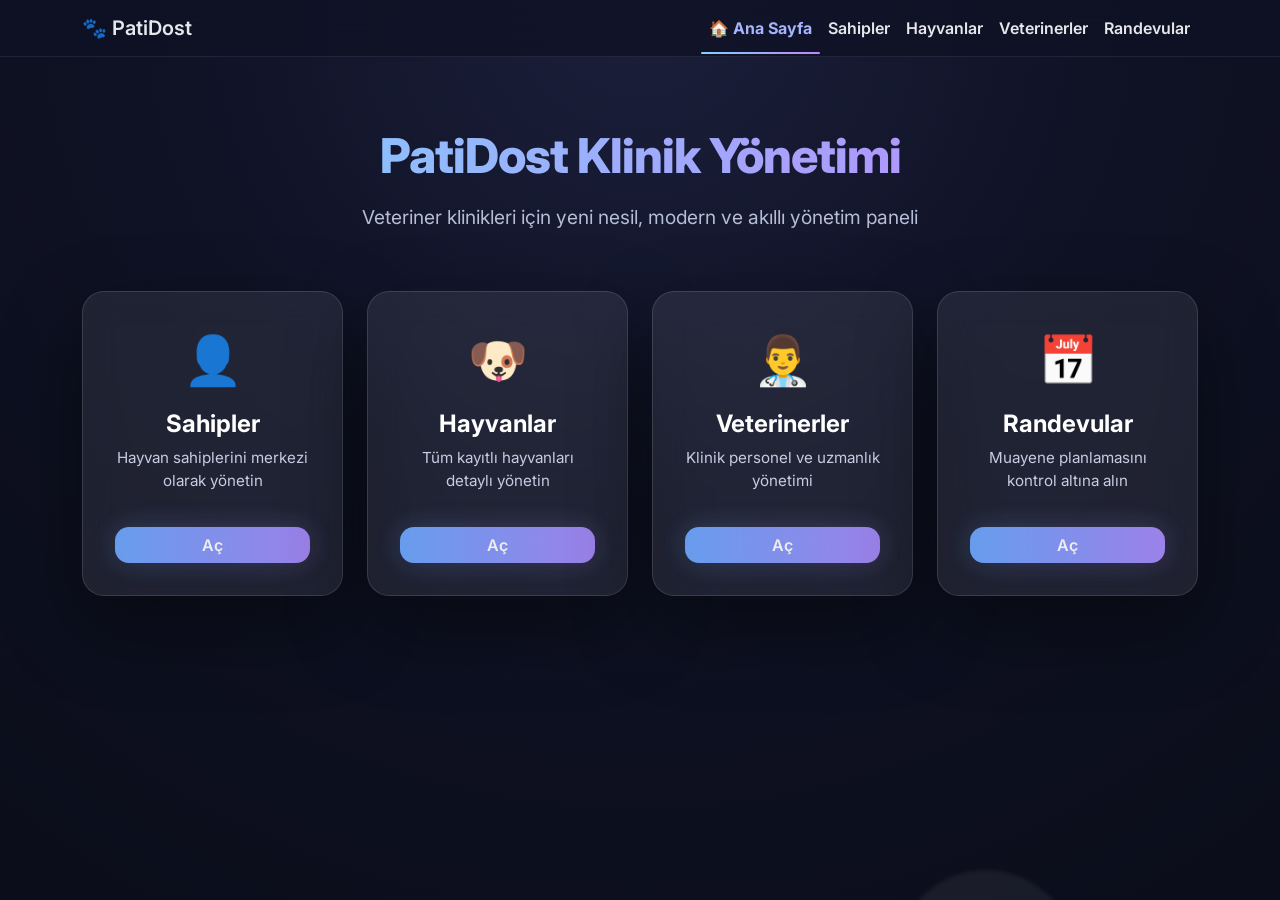
<file: FrontEnd/index.html>
<!DOCTYPE html>
<html lang="tr">
<head>
    <meta charset="UTF-8">
    <title>PatiDost | Klinik Yönetim Sistemi</title>
    <meta name="viewport" content="width=device-width, initial-scale=1">

    <!-- Bootstrap -->
    <link href="https://cdn.jsdelivr.net/npm/bootstrap@5.3.2/dist/css/bootstrap.min.css" rel="stylesheet">

    <!-- Font -->
    <link href="https://fonts.googleapis.com/css2?family=Inter:wght@400;600;700;800&display=swap" rel="stylesheet">

    <!-- Ortak CSS -->
    <link rel="stylesheet" href="css/site.css">

    <style>
        body {
            font-family: 'Inter', sans-serif;
            background: radial-gradient(circle at top, #1b1f3b 0%, #0f1224 45%, #0b0d1a 100%);
            color: #f1f3f7;
            min-height: 100vh;
        }

        /* NAVBAR */
        .navbar {
            background: rgba(15, 18, 36, 0.75) !important;
            backdrop-filter: blur(14px);
            border-bottom: 1px solid rgba(255,255,255,0.08);
        }

        /* HERO */
        .hero {
            text-align: center;
            margin: 80px 0 90px;
        }

            .hero h1 {
                font-size: 3rem;
                font-weight: 800;
                letter-spacing: -1px;
                background: linear-gradient(90deg, #7dd3fc, #c084fc);
                -webkit-background-clip: text;
                -webkit-text-fill-color: transparent;
            }

            .hero p {
                font-size: 1.2rem;
                color: #b6bdd6;
                margin-top: 18px;
            }

        /* DASHBOARD CARDS */
        .dashboard-card {
            position: relative;
            padding: 32px;
            border-radius: 22px;
            background: rgba(255,255,255,0.08);
            backdrop-filter: blur(18px);
            border: 1px solid rgba(255,255,255,0.12);
            box-shadow: 0 30px 80px rgba(0,0,0,0.45);
            transition: all 0.45s ease;
            height: 100%;
            overflow: hidden;
        }

            .dashboard-card::before {
                content: "";
                position: absolute;
                inset: 0;
                background: radial-gradient(circle at top left, rgba(255,255,255,0.25), transparent 60%);
                opacity: 0;
                transition: opacity 0.45s ease;
            }

            .dashboard-card:hover::before {
                opacity: 1;
            }

            .dashboard-card:hover {
                transform: translateY(-14px) scale(1.03);
                box-shadow: 0 50px 120px rgba(0,0,0,0.75);
            }

            .dashboard-card h4 {
                font-weight: 700;
                margin-top: 14px;
                color: #fff;
            }

            .dashboard-card p {
                color: #c7cce2;
                font-size: 0.95rem;
            }

            .dashboard-card .icon {
                font-size: 48px;
            }

            .dashboard-card .btn {
                margin-top: 18px;
                border-radius: 14px;
                font-weight: 600;
            }

        /* BUTTON GLOW */
        .btn-glow {
            position: relative;
            color: #fff;
            background: linear-gradient(90deg, #7dd3fc, #c084fc);
            border: none;
        }

            .btn-glow::after {
                content: "";
                position: absolute;
                inset: 0;
                border-radius: 14px;
                filter: blur(18px);
                background: linear-gradient(90deg, #7dd3fc, #c084fc);
                opacity: 0.6;
                z-index: -1;
            }

        /* BUTTON – YUMUŞATILMIŞ GLOW */
        .btn-glow {
            position: relative;
            color: #ffffff;
            background: linear-gradient(90deg, #6ea8fe, #a78bfa);
            border: none;
            opacity: 0.92;
        }

            .btn-glow::after {
                content: "";
                position: absolute;
                inset: 0;
                border-radius: 14px;
                filter: blur(14px);
                background: linear-gradient(90deg, #6ea8fe, #a78bfa);
                opacity: 0.25;
                z-index: -1;
            }

            .btn-glow:hover {
                opacity: 1;
                transform: translateY(-2px);
            }

        /* ===== BALONCUK ARKAPLAN ===== */

        .bubbles {
            position: fixed;
            inset: 0;
            overflow: hidden;
            z-index: 0;
        }

            .bubbles span {
                position: absolute;
                bottom: -150px;
                width: 120px;
                height: 120px;
                background: rgba(255, 255, 255, 0.06);
                border-radius: 50%;
                filter: blur(2px);
                animation: rise 28s infinite ease-in;
            }

                .bubbles span:nth-child(1) {
                    left: 10%;
                    width: 80px;
                    height: 80px;
                    animation-duration: 22s;
                }

                .bubbles span:nth-child(2) {
                    left: 30%;
                    width: 140px;
                    height: 140px;
                    animation-duration: 30s;
                }

                .bubbles span:nth-child(3) {
                    left: 50%;
                    width: 100px;
                    height: 100px;
                    animation-duration: 26s;
                }

                .bubbles span:nth-child(4) {
                    left: 70%;
                    width: 180px;
                    height: 180px;
                    animation-duration: 34s;
                }

                .bubbles span:nth-child(5) {
                    left: 85%;
                    width: 90px;
                    height: 90px;
                    animation-duration: 24s;
                }

                .bubbles span:nth-child(6) {
                    left: 95%;
                    width: 130px;
                    height: 130px;
                    animation-duration: 32s;
                }

        @keyframes rise {
            0% {
                transform: translateY(0) scale(1);
                opacity: 0;
            }

            10% {
                opacity: 1;
            }

            100% {
                transform: translateY(-120vh) scale(1.15);
                opacity: 0;
            }
        }

        /* İçerik baloncukların üstünde kalsın */
        .container,
        .navbar {
            position: relative;
            z-index: 2;
        }

    </style>
</head>

<body>

    <div class="bubbles">
        <span></span>
        <span></span>
        <span></span>
        <span></span>
        <span></span>
        <span></span>
    </div>

    <!-- NAVBAR -->
    <nav class="navbar navbar-expand-lg navbar-light mb-4">
        <div class="container">
            <a class="navbar-brand" href="index.html">🐾 PatiDost</a>

            <button class="navbar-toggler" type="button" data-bs-toggle="collapse"
                    data-bs-target="#mainNavbar">
                <span class="navbar-toggler-icon"></span>
            </button>

            <div class="collapse navbar-collapse" id="mainNavbar">
                <ul class="navbar-nav ms-auto">
                    <li class="nav-item">
                        <a class="nav-link active" href="index.html">🏠 Ana Sayfa</a>
                    </li>
                    <li class="nav-item">
                        <a class="nav-link" href="owners.html">Sahipler</a>
                    </li>
                    <li class="nav-item">
                        <a class="nav-link" href="animals.html">Hayvanlar</a>
                    </li>
                    <li class="nav-item">
                        <a class="nav-link" href="veterinarians.html">Veterinerler</a>
                    </li>
                    <li class="nav-item">
                        <a class="nav-link" href="appointments.html">Randevular</a>
                    </li>
                </ul>
            </div>
        </div>
    </nav>

    <div class="container">

        <!-- HERO -->
        <div class="hero">
            <h1>PatiDost Klinik Yönetimi</h1>
            <p>Veteriner klinikleri için yeni nesil, modern ve akıllı yönetim paneli</p>
        </div>

        <!-- DASHBOARD -->
        <div class="row g-4 mb-5">

            <div class="col-md-3">
                <div class="dashboard-card text-center">
                    <div class="icon">👤</div>
                    <h4>Sahipler</h4>
                    <p>Hayvan sahiplerini merkezi olarak yönetin</p>
                    <a href="owners.html" class="btn btn-glow w-100">Aç</a>
                </div>
            </div>

            <div class="col-md-3">
                <div class="dashboard-card text-center">
                    <div class="icon">🐶</div>
                    <h4>Hayvanlar</h4>
                    <p>Tüm kayıtlı hayvanları detaylı yönetin</p>
                    <a href="animals.html" class="btn btn-glow w-100">Aç</a>
                </div>
            </div>

            <div class="col-md-3">
                <div class="dashboard-card text-center">
                    <div class="icon">👨‍⚕️</div>
                    <h4>Veterinerler</h4>
                    <p>Klinik personel ve uzmanlık yönetimi</p>
                    <a href="veterinarians.html" class="btn btn-glow w-100">Aç</a>
                </div>
            </div>

            <div class="col-md-3">
                <div class="dashboard-card text-center">
                    <div class="icon">📅</div>
                    <h4>Randevular</h4>
                    <p>Muayene planlamasını kontrol altına alın</p>
                    <a href="appointments.html" class="btn btn-glow w-100">Aç</a>
                </div>
            </div>

        </div>

    </div>


    <script src="https://cdn.jsdelivr.net/npm/bootstrap@5.3.2/dist/js/bootstrap.bundle.min.js"></script>

</body>
</html>
</file>
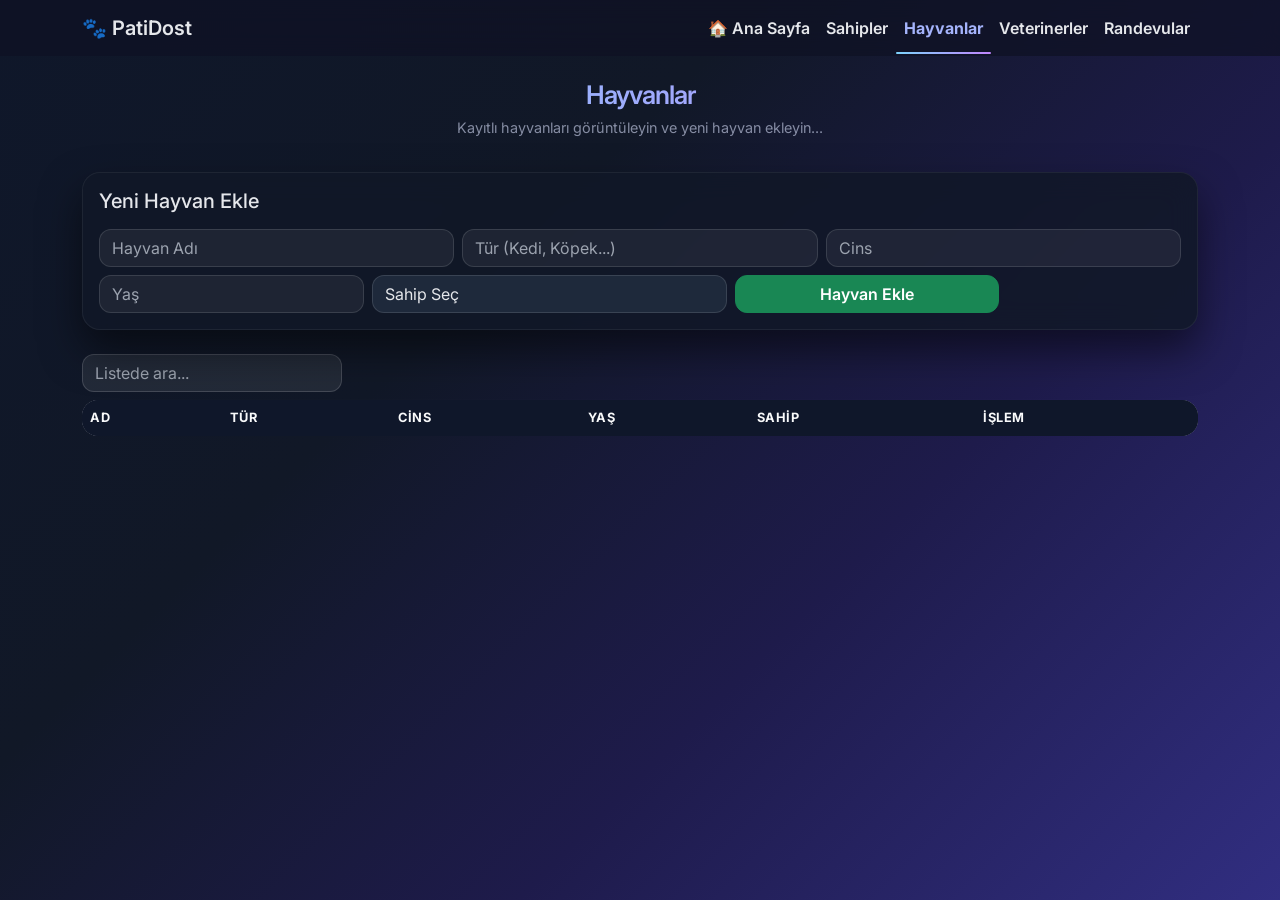
<file: FrontEnd/animals.html>
<!DOCTYPE html>
<html lang="tr">
<head>
    <meta charset="UTF-8">
    <title>PatiDost | Hayvanlar</title>
    <meta name="viewport" content="width=device-width, initial-scale=1">

    <!-- Bootstrap -->
    <link href="https://cdn.jsdelivr.net/npm/bootstrap@5.3.2/dist/css/bootstrap.min.css" rel="stylesheet">

    <!-- Google Font -->
    <link href="https://fonts.googleapis.com/css2?family=Inter:wght@400;600;700&display=swap" rel="stylesheet">

    <!-- Ortak CSS -->
    <link rel="stylesheet" href="css/site.css">
</head>

<body>

    <!-- NAVBAR (INDEX & OWNERS İLE AYNI) -->
    <nav class="navbar navbar-expand-lg navbar-light">
        <div class="container">
            <a class="navbar-brand" href="index.html">🐾 PatiDost</a>

            <button class="navbar-toggler" type="button" data-bs-toggle="collapse"
                    data-bs-target="#mainNavbar">
                <span class="navbar-toggler-icon"></span>
            </button>

            <div class="collapse navbar-collapse" id="mainNavbar">
                <ul class="navbar-nav ms-auto">
                    <li class="nav-item">
                        <a class="nav-link" href="index.html">🏠 Ana Sayfa</a>
                    </li>
                    <li class="nav-item">
                        <a class="nav-link" href="owners.html">Sahipler</a>
                    </li>
                    <li class="nav-item">
                        <a class="nav-link active" href="animals.html">Hayvanlar</a>
                    </li>
                    <li class="nav-item">
                        <a class="nav-link" href="veterinarians.html">Veterinerler</a>
                    </li>
                    <li class="nav-item">
                        <a class="nav-link" href="appointments.html">Randevular</a>
                    </li>
                </ul>
            </div>
        </div>
    </nav>

    <div class="container">

        <!-- SAYFA BAŞLIĞI (INDEX DÜZENİYLE AYNI) -->
        <div class="hero hero--page text-center">
            <h1 class="page-title">Hayvanlar</h1>
            <p>Kayıtlı hayvanları görüntüleyin ve yeni hayvan ekleyin...</p>
        </div>

        <!-- FORM -->
        <div class="card mb-4">
            <div class="card-body">
                <h5 class="mb-3">Yeni Hayvan Ekle</h5>

                <div class="row g-2">
                    <div class="col-md-4">
                        <input id="name" class="form-control" placeholder="Hayvan Adı">
                    </div>

                    <div class="col-md-4">
                        <input id="type" class="form-control" placeholder="Tür (Kedi, Köpek...)">
                    </div>

                    <div class="col-md-4">
                        <input id="breed" class="form-control" placeholder="Cins">
                    </div>

                    <div class="col-md-3 mt-2">
                        <input id="age" type="number" class="form-control" placeholder="Yaş">
                    </div>

                    <div class="col-md-4 mt-2">
                        <select id="ownerId" class="form-select">
                            <option value="">Sahip Seç</option>
                        </select>
                    </div>

                    <div class="col-md-3 mt-2">
                        <button onclick="addAnimal()" class="btn btn-success w-100">
                            Hayvan Ekle
                        </button>
                    </div>
                </div>
            </div>
        </div>

        <!-- TABLE -->
        <div class="table-toolbar mb-2">
            <input type="text"
                   id="tableSearch"
                   class="form-control table-search"
                   placeholder="Listede ara..."
                   onkeyup="filterTable()" />
        </div>

        <!-- SCROLL -->
        <div class="table-wrapper">
            <table class="table table-striped custom-table">
                <thead>
                    <tr>
                        <th>Ad</th>
                        <th>Tür</th>
                        <th>Cins</th>
                        <th>Yaş</th>
                        <th>Sahip</th>
                        <th>İşlem</th>
                    </tr>
                </thead>
                <tbody id="animalTable">
                    <!-- JS dolduracak -->
                </tbody>
            </table>
        </div>

    </div>

    <!-- UPDATE ANIMAL MODAL -->
    <div class="modal fade" id="editAnimalModal" tabindex="-1">
        <div class="modal-dialog modal-dialog-centered">
            <div class="modal-content bg-dark text-light">
                <div class="modal-header">
                    <h5 class="modal-title">Hayvan Güncelle</h5>
                    <button class="btn-close btn-close-white" data-bs-dismiss="modal"></button>
                </div>

                <div class="modal-body">
                    <input type="hidden" id="editAnimalId">

                    <input id="editName" class="form-control mb-2" placeholder="Ad">
                    <input id="editType" class="form-control mb-2" placeholder="Tür">
                    <input id="editBreed" class="form-control mb-2" placeholder="Cins">
                    <input id="editAge" type="number" class="form-control mb-2" placeholder="Yaş">

                    <select id="editOwnerId" class="form-select">
                        <option value="">Sahip Seç</option>
                    </select>
                </div>

                <div class="modal-footer">
                    <button class="btn btn-secondary" data-bs-dismiss="modal">İptal</button>
                    <button class="btn btn-warning" onclick="updateAnimal()">Güncelle</button>
                </div>
            </div>
        </div>
    </div>

    <!-- DELETE ANIMAL MODAL -->
    <div class="modal fade" id="deleteAnimalModal" tabindex="-1">
        <div class="modal-dialog modal-dialog-centered">
            <div class="modal-content bg-dark text-light">
                <div class="modal-header">
                    <h5 class="modal-title">Silme Onayı</h5>
                    <button class="btn-close btn-close-white" data-bs-dismiss="modal"></button>
                </div>

                <div class="modal-body">
                    Bu hayvanı silmek istediğine emin misin?
                </div>

                <div class="modal-footer">
                    <button class="btn btn-secondary" data-bs-dismiss="modal">Vazgeç</button>
                    <button class="btn btn-danger" onclick="confirmDeleteAnimal()">Sil</button>
                </div>
            </div>
        </div>
    </div>



    <script src="https://cdn.jsdelivr.net/npm/bootstrap@5.3.2/dist/js/bootstrap.bundle.min.js"></script>
    <script src="js/animals.js"></script>


</body>
</html>
</file>
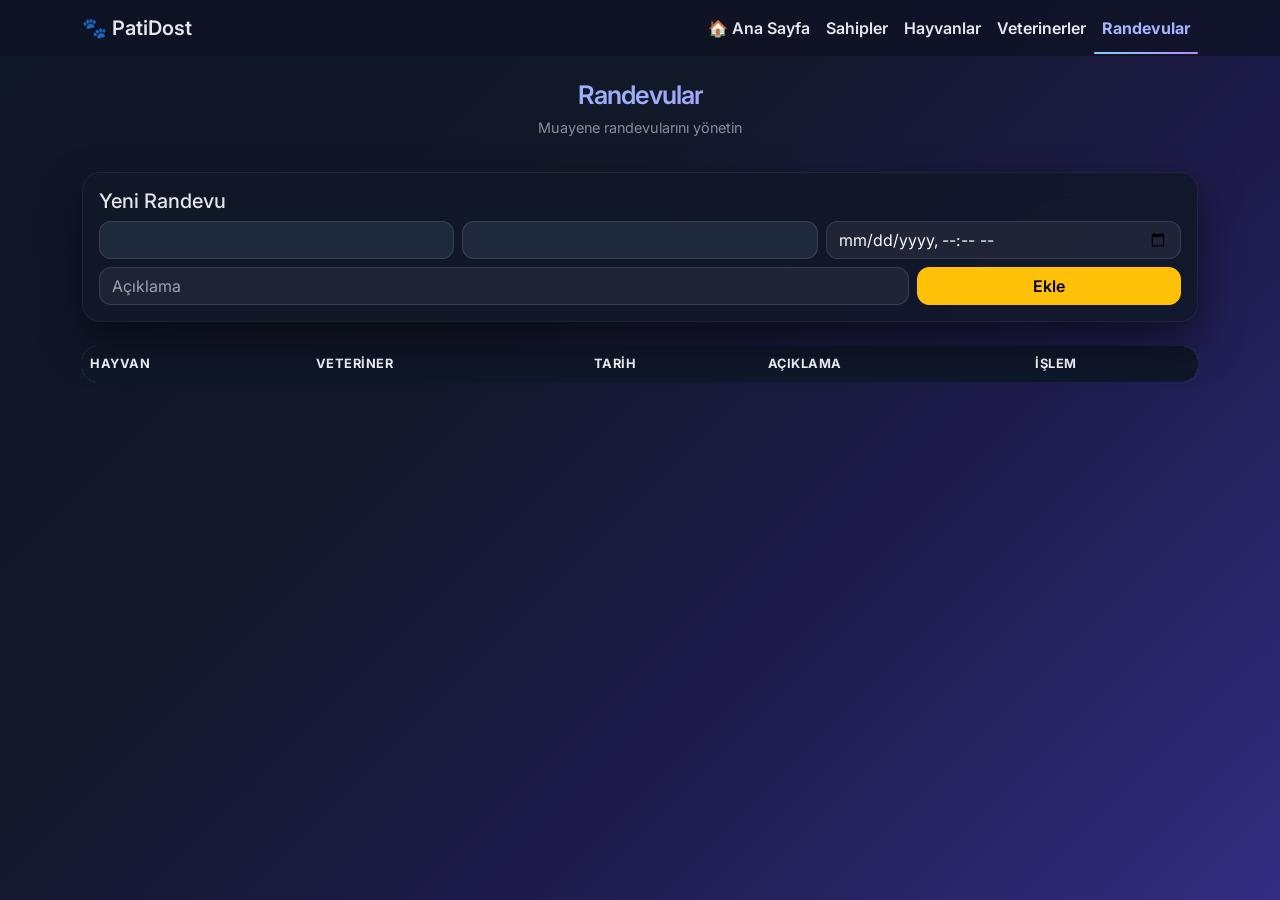
<file: FrontEnd/appointments.html>
<!DOCTYPE html>
<html lang="tr">
<head>
    <meta charset="UTF-8">
    <title>PatiDost | Randevular</title>
    <meta name="viewport" content="width=device-width, initial-scale=1">

    <link href="https://cdn.jsdelivr.net/npm/bootstrap@5.3.2/dist/css/bootstrap.min.css" rel="stylesheet">
    <link href="https://fonts.googleapis.com/css2?family=Inter:wght@400;600;700&display=swap" rel="stylesheet">
    <link rel="stylesheet" href="css/site.css">
</head>

<body>

    <!-- NAVBAR (DİĞER SAYFALARLA AYNI) -->
    <nav class="navbar navbar-expand-lg navbar-light">
        <div class="container">
            <a class="navbar-brand" href="index.html">🐾 PatiDost</a>

            <button class="navbar-toggler" type="button" data-bs-toggle="collapse"
                    data-bs-target="#mainNavbar">
                <span class="navbar-toggler-icon"></span>
            </button>

            <div class="collapse navbar-collapse" id="mainNavbar">
                <ul class="navbar-nav ms-auto">
                    <li class="nav-item">
                        <a class="nav-link" href="index.html">🏠 Ana Sayfa</a>
                    </li>
                    <li class="nav-item">
                        <a class="nav-link" href="owners.html">Sahipler</a>
                    </li>
                    <li class="nav-item">
                        <a class="nav-link" href="animals.html">Hayvanlar</a>
                    </li>
                    <li class="nav-item">
                        <a class="nav-link" href="veterinarians.html">Veterinerler</a>
                    </li>
                    <li class="nav-item">
                        <a class="nav-link active" href="appointments.html">Randevular</a>
                    </li>
                </ul>
            </div>
        </div>
    </nav>

    <div class="container">

        <div class="hero hero--page text-center">
            <h1 class="page-title">Randevular</h1>
            <p>Muayene randevularını yönetin</p>
        </div>

        <!-- CREATE -->
        <div class="card mb-4">
            <div class="card-body">
                <h5>Yeni Randevu</h5>

                <div class="row g-2">
                    <div class="col-md-4">
                        <select id="animalId" class="form-select"></select>
                    </div>

                    <div class="col-md-4">
                        <select id="vetId" class="form-select"></select>
                    </div>

                    <div class="col-md-4">
                        <input id="appointmentDate" type="datetime-local" class="form-control">
                    </div>

                    <div class="col-md-9 mt-2">
                        <input id="description" class="form-control" placeholder="Açıklama">
                    </div>

                    <div class="col-md-3 mt-2">
                        <button class="btn btn-warning w-100" onclick="addAppointment()">Ekle</button>
                    </div>
                </div>
            </div>
        </div>

        <!-- LIST -->
        <div class="table-wrapper">
            <table class="table table-striped custom-table">
                <thead>
                    <tr>
                        <th>Hayvan</th>
                        <th>Veteriner</th>
                        <th>Tarih</th>
                        <th>Açıklama</th>
                        <th>İşlem</th>
                    </tr>
                </thead>
                <tbody id="appointmentTable"></tbody>
            </table>
        </div>
    </div>

    <!-- EDIT MODAL -->
    <div class="modal fade" id="editAppointmentModal" tabindex="-1">
        <div class="modal-dialog modal-dialog-centered">
            <div class="modal-content bg-dark text-light">
                <div class="modal-header">
                    <h5>Randevu Güncelle</h5>
                </div>
                <div class="modal-body">
                    <input type="hidden" id="editAppointmentId">
                    <select id="editAnimalId" class="form-select mb-2"></select>
                    <select id="editVetId" class="form-select mb-2"></select>
                    <input id="editAppointmentDate" type="datetime-local" class="form-control mb-2">
                    <input id="editDescription" class="form-control">
                </div>
                <div class="modal-footer">
                    <button class="btn btn-secondary" data-bs-dismiss="modal">İptal</button>
                    <button class="btn btn-warning" onclick="updateAppointment()">Kaydet</button>
                </div>
            </div>
        </div>
    </div>

    <!-- DELETE MODAL -->
    <div class="modal fade" id="deleteAppointmentModal" tabindex="-1">
        <div class="modal-dialog modal-dialog-centered">
            <div class="modal-content bg-dark text-light">
                <div class="modal-body">
                    Silmek istiyor musun?
                </div>
                <div class="modal-footer">
                    <button class="btn btn-secondary" data-bs-dismiss="modal">Vazgeç</button>
                    <button class="btn btn-danger" onclick="confirmDeleteAppointment()">Sil</button>
                </div>
            </div>
        </div>
    </div>

    <script src="https://cdn.jsdelivr.net/npm/bootstrap@5.3.2/dist/js/bootstrap.bundle.min.js"></script>
    <script src="js/appointments.js"></script>

</body>
</html>
</file>
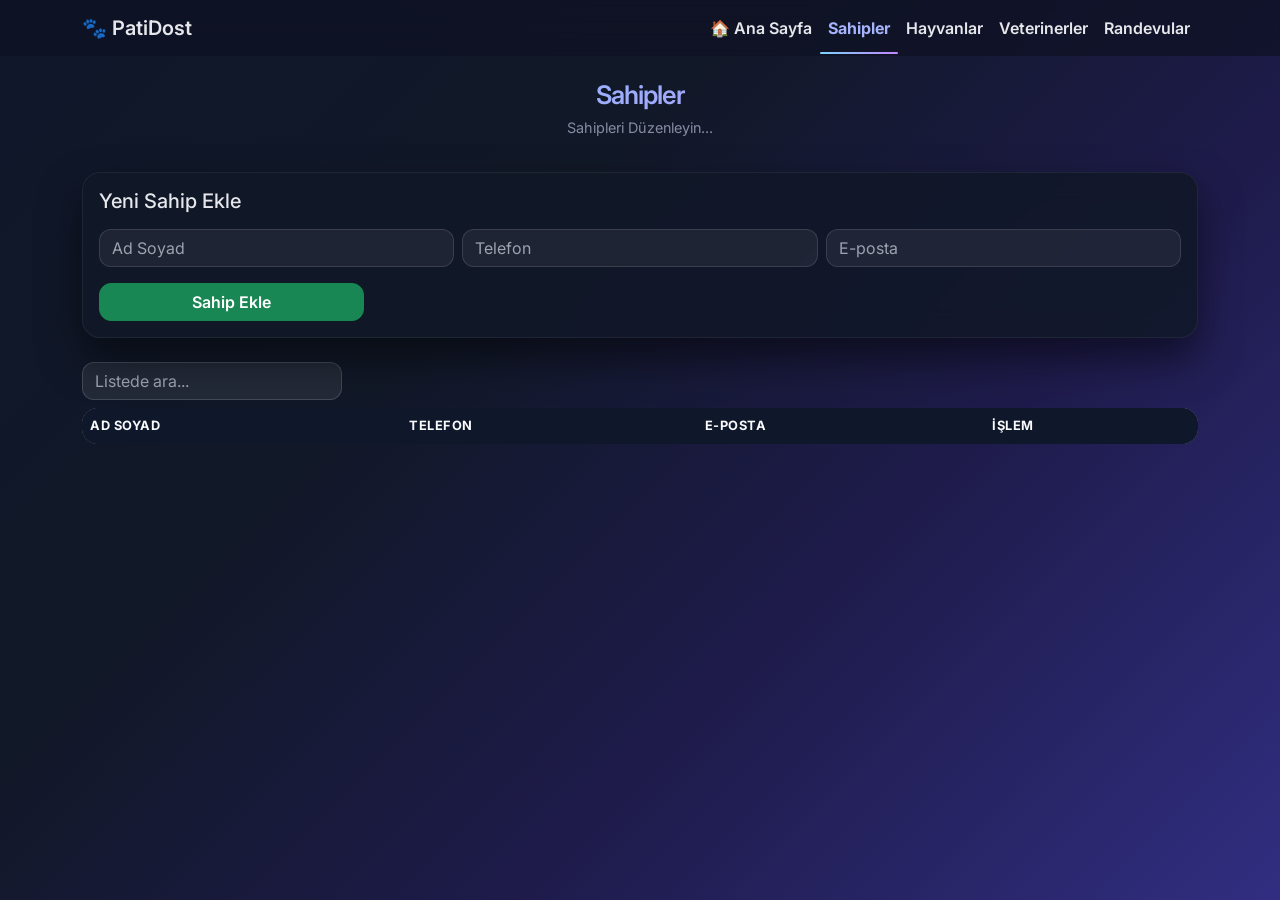
<file: FrontEnd/owners.html>
<!DOCTYPE html>
<html lang="tr">
<head>
    <meta charset="UTF-8">
    <title>PatiDost | Sahipler</title>
    <meta name="viewport" content="width=device-width, initial-scale=1">

    <!-- Bootstrap -->
    <link href="https://cdn.jsdelivr.net/npm/bootstrap@5.3.2/dist/css/bootstrap.min.css" rel="stylesheet">

    <!-- Google Font -->
    <link href="https://fonts.googleapis.com/css2?family=Inter:wght@400;600;700&display=swap" rel="stylesheet">

    <!-- Ortak CSS -->
    <link rel="stylesheet" href="css/site.css">
</head>

<body>

    <!-- NAVBAR (INDEX İLE AYNI) -->
    <nav class="navbar navbar-expand-lg navbar-light">
        <div class="container">
            <a class="navbar-brand" href="index.html">🐾 PatiDost</a>

            <button class="navbar-toggler" type="button" data-bs-toggle="collapse"
                    data-bs-target="#mainNavbar">
                <span class="navbar-toggler-icon"></span>
            </button>

            <div class="collapse navbar-collapse" id="mainNavbar">
                <ul class="navbar-nav ms-auto">
                    <li class="nav-item">
                        <a class="nav-link" href="index.html">🏠 Ana Sayfa</a>
                    </li>
                    <li class="nav-item">
                        <a class="nav-link active" href="owners.html">Sahipler</a>
                    </li>
                    <li class="nav-item">
                        <a class="nav-link" href="animals.html">Hayvanlar</a>
                    </li>
                    <li class="nav-item">
                        <a class="nav-link" href="veterinarians.html">Veterinerler</a>
                    </li>
                    <li class="nav-item">
                        <a class="nav-link" href="appointments.html">Randevular</a>
                    </li>
                </ul>
            </div>
        </div>
    </nav>

    <div class="container">

        <!-- SAYFA BAŞLIĞI (INDEX DÜZENİYLE UYUMLU) -->
        <div class="hero hero--page text-center">
            <h1 class="page-title">Sahipler</h1>
            <p>Sahipleri Düzenleyin...</p>
        </div>



        <!-- FORM -->
        <div class="card mb-4">
            <div class="card-body">
                <h5 class="mb-3">Yeni Sahip Ekle</h5>

                <div class="row g-2">
                    <div class="col-md-4">
                        <input id="fullName" class="form-control" placeholder="Ad Soyad">
                    </div>
                    <div class="col-md-4">
                        <input id="phone" class="form-control" placeholder="Telefon">
                    </div>
                    <div class="col-md-4">
                        <input id="email" class="form-control" placeholder="E-posta">
                    </div>

                    <div class="col-md-3 mt-3">
                        <button onclick="addOwner()" class="btn btn-success w-100">
                            Sahip Ekle
                        </button>
                    </div>
                </div>
            </div>
        </div>

        <!--arama çubuğu-->
        <div class="table-toolbar mb-2">
            <input type="text"
                   id="tableSearch"
                   class="form-control table-search"
                   placeholder="Listede ara..."
                   onkeyup="filterTable()" />
        </div>
        <!-- TABLE -->
        <div class="table-wrapper">
            <table class="table table-striped custom-table">
                <thead>
                    <tr>
                        <th>Ad Soyad</th>
                        <th>Telefon</th>
                        <th>E-posta</th>
                        <th>İşlem</th>
                    </tr>
                </thead>
                <tbody id="ownerTable">
                    <!-- JS dolduruyor -->
                </tbody>
            </table>
        </div>

    </div>

    <!-- UPDATE OWNER MODAL -->
    <div class="modal fade" id="editOwnerModal" tabindex="-1">
        <div class="modal-dialog modal-dialog-centered">
            <div class="modal-content bg-dark text-light">
                <div class="modal-header">
                    <h5 class="modal-title">Sahip Güncelle</h5>
                    <button type="button" class="btn-close btn-close-white"
                            data-bs-dismiss="modal"></button>
                </div>

                <div class="modal-body">
                    <input type="hidden" id="editOwnerId">

                    <div class="mb-2">
                        <input id="editFullName" class="form-control" placeholder="Ad Soyad">
                    </div>

                    <div class="mb-2">
                        <input id="editPhone" class="form-control" placeholder="Telefon">
                    </div>

                    <div class="mb-2">
                        <input id="editEmail" class="form-control" placeholder="E-posta">
                    </div>
                </div>

                <div class="modal-footer">
                    <button class="btn btn-secondary" data-bs-dismiss="modal">İptal</button>
                    <button class="btn btn-warning" onclick="updateOwner()">Güncelle</button>
                </div>
            </div>
        </div>
    </div>

    <!-- DELETE CONFIRM MODAL -->
    <div class="modal fade" id="deleteOwnerModal" tabindex="-1">
        <div class="modal-dialog modal-dialog-centered">
            <div class="modal-content bg-dark text-light">
                <div class="modal-header">
                    <h5 class="modal-title">Silme Onayı</h5>
                    <button type="button" class="btn-close btn-close-white"
                            data-bs-dismiss="modal"></button>
                </div>

                <div class="modal-body">
                    Bu sahibi silmek istediğine emin misin?
                </div>

                <div class="modal-footer">
                    <button class="btn btn-secondary" data-bs-dismiss="modal">Vazgeç</button>
                    <button class="btn btn-danger" onclick="confirmDeleteOwner()">Sil</button>
                </div>
            </div>
        </div>
    </div>




    <script src="https://cdn.jsdelivr.net/npm/bootstrap@5.3.2/dist/js/bootstrap.bundle.min.js"></script>
    <script src="js/owners.js"></script>

</body>
</html>
</file>
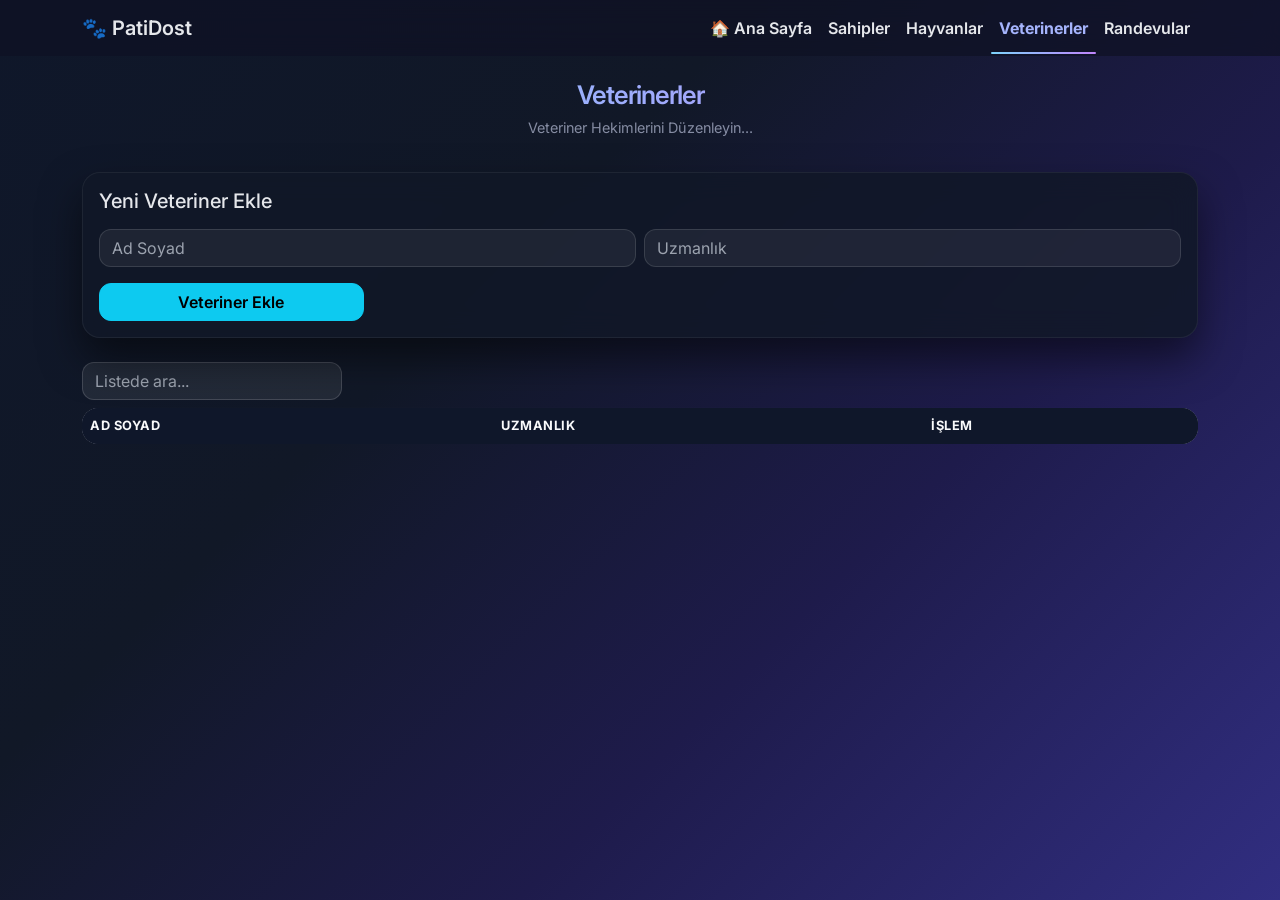
<file: FrontEnd/veterinarians.html>
<!DOCTYPE html>
<html lang="tr">
<head>
    <meta charset="UTF-8">
    <title>PatiDost | Veterinerler</title>
    <meta name="viewport" content="width=device-width, initial-scale=1">

    <!-- Bootstrap -->
    <link href="https://cdn.jsdelivr.net/npm/bootstrap@5.3.2/dist/css/bootstrap.min.css" rel="stylesheet">

    <!-- Google Font -->
    <link href="https://fonts.googleapis.com/css2?family=Inter:wght@400;600;700&display=swap" rel="stylesheet">

    <!-- Ortak CSS -->
    <link rel="stylesheet" href="css/site.css">
</head>

<body>

    <!-- NAVBAR (DİĞER SAYFALARLA AYNI) -->
    <nav class="navbar navbar-expand-lg navbar-light">
        <div class="container">
            <a class="navbar-brand" href="index.html">🐾 PatiDost</a>

            <button class="navbar-toggler" type="button" data-bs-toggle="collapse"
                    data-bs-target="#mainNavbar">
                <span class="navbar-toggler-icon"></span>
            </button>

            <div class="collapse navbar-collapse" id="mainNavbar">
                <ul class="navbar-nav ms-auto">
                    <li class="nav-item">
                        <a class="nav-link" href="index.html">🏠 Ana Sayfa</a>
                    </li>
                    <li class="nav-item">
                        <a class="nav-link" href="owners.html">Sahipler</a>
                    </li>
                    <li class="nav-item">
                        <a class="nav-link" href="animals.html">Hayvanlar</a>
                    </li>
                    <li class="nav-item">
                        <a class="nav-link active" href="veterinarians.html">Veterinerler</a>
                    </li>
                    <li class="nav-item">
                        <a class="nav-link" href="appointments.html">Randevular</a>
                    </li>
                </ul>
            </div>
        </div>
    </nav>

    <div class="container">

        <!-- SAYFA BAŞLIĞI (INDEX DÜZENİYLE AYNI) -->
        <div class="hero hero--page text-center">
            <h1 class="page-title">Veterinerler</h1>
            <p>Veteriner Hekimlerini Düzenleyin...</p>
        </div>

        <!-- FORM -->
        <div class="card mb-4">
            <div class="card-body">
                <h5 class="mb-3">Yeni Veteriner Ekle</h5>

                <div class="row g-2">
                    <div class="col-md-6">
                        <input id="fullName" class="form-control" placeholder="Ad Soyad">
                    </div>

                    <div class="col-md-6">
                        <input id="specialization" class="form-control" placeholder="Uzmanlık">
                    </div>

                    <div class="col-md-3 mt-3">
                        <button onclick="addVet()" class="btn btn-info w-100">
                            Veteriner Ekle
                        </button>
                    </div>
                </div>
            </div>
        </div>

        <!-- TABLE -->
        <div class="table-toolbar mb-2">
            <input type="text"
                   id="tableSearch"
                   class="form-control table-search"
                   placeholder="Listede ara..."
                   onkeyup="filterTable()" />
        </div>

        <div class="table-wrapper">
            <table class="table table-striped custom-table">
                <thead>
                    <tr>
                        <th>Ad Soyad</th>
                        <th>Uzmanlık</th>
                        <th>İşlem</th>
                    </tr>
                </thead>
                <tbody id="vetTable">
                    <!-- JS dolduracak -->
                </tbody>
            </table>
        </div>


    </div>

    <!-- UPDATE VET MODAL -->
    <div class="modal fade" id="editVetModal" tabindex="-1">
        <div class="modal-dialog modal-dialog-centered">
            <div class="modal-content bg-dark text-light">
                <div class="modal-header">
                    <h5 class="modal-title">Veteriner Güncelle</h5>
                    <button type="button" class="btn-close btn-close-white"
                            data-bs-dismiss="modal"></button>
                </div>

                <div class="modal-body">
                    <input type="hidden" id="editVetId">

                    <div class="mb-2">
                        <input id="editVetFullName" class="form-control" placeholder="Ad Soyad">
                    </div>

                    <div class="mb-2">
                        <input id="editVetSpecialization" class="form-control" placeholder="Uzmanlık">
                    </div>
                </div>

                <div class="modal-footer">
                    <button class="btn btn-secondary" data-bs-dismiss="modal">İptal</button>
                    <button class="btn btn-warning" onclick="updateVet()">Güncelle</button>
                </div>
            </div>
        </div>
    </div>

    <!-- DELETE VET MODAL -->
    <div class="modal fade" id="deleteVetModal" tabindex="-1">
        <div class="modal-dialog modal-dialog-centered">
            <div class="modal-content bg-dark text-light">
                <div class="modal-header">
                    <h5 class="modal-title">Silme Onayı</h5>
                    <button type="button" class="btn-close btn-close-white"
                            data-bs-dismiss="modal"></button>
                </div>

                <div class="modal-body">
                    Bu veterineri silmek istediğine emin misin?
                </div>

                <div class="modal-footer">
                    <button class="btn btn-secondary" data-bs-dismiss="modal">Vazgeç</button>
                    <button class="btn btn-danger" onclick="confirmDeleteVet()">Sil</button>
                </div>
            </div>
        </div>
    </div>



    <script src="js/veterinarians.js"></script>

    <script src="https://cdn.jsdelivr.net/npm/bootstrap@5.3.2/dist/js/bootstrap.bundle.min.js"></script>

</body>
</html>
</file>
<file: FrontEnd/css/site.css>
﻿/* ===== GLOBAL ===== */
body {   
    font-family: 'Inter', sans-serif;
    background: linear-gradient(
        135deg,
        #0f172a 0%,
        #111827 35%,
        #1e1b4b 65%,
        #312e81 100%
    );
    color: #e5e7eb;
    min-height: 100vh;
}


/* ===== NAVBAR ===== */
.navbar {
background: rgba(15, 18, 36, 0.75) !important;
backdrop-filter: blur(12px);
border-bottom: none;
margin-bottom: 0 !important;
}


.navbar-brand,
.nav-link {
color: #e5e7eb !important;
font-weight: 600;
}

.nav-link:hover {
color: #a5b4fc !important;
}


/* ===== PAGE TITLE ===== */
.page-header {
margin-bottom: 32px;
}

.page-header h1 {
font-weight: 700;
font-size: 1.8rem;
}

.page-header p {
color: #6b7280;
margin-top: 6px;
}


/* ===== CARD ===== */
.card {
    border-radius: 18px;
    background: rgba(17, 24, 39, 0.85); /* koyu lacivert */
    backdrop-filter: blur(14px);
    border: 1px solid rgba(255, 255, 255, 0.06);
    box-shadow: 0 20px 40px rgba(0, 0, 0, 0.5);
    color: #e5e7eb;
}

/* ===== BUTTON ===== */
.btn {
    border-radius: 12px;
    font-weight: 600;
}

/* ===== TABLE ===== */
.table {
    background: #ffffff;
    border-radius: 14px;
    overflow: hidden;
}

/* ===== RESPONSIVE ===== */
@media (max-width: 768px) {
    .page-header h1 {
        font-size: 1.4rem;
    }

    .navbar-nav {
        margin-top: 12px;
    }
}
/* ===== MOBILE NAVBAR TOGGLER ===== */
.navbar-toggler {
    border-color: rgba(255, 255, 255, 0.4);
}

.navbar-toggler-icon {
    background-image: url("data:image/svg+xml,%3Csvg xmlns='http://www.w3.org/2000/svg' viewBox='0 0 30 30'%3E%3Cpath stroke='rgba(255,255,255,1)' stroke-width='2' stroke-linecap='round' stroke-miterlimit='10' d='M4 7h22M4 15h22M4 23h22'/%3E%3C/svg%3E");
}


/* HERO BAŞLIK*/
.hero {
    text-align: center;
    margin: 80px 0 90px;
    margin-top: 70px !important;
    margin-bottom: 60px !important
}

.hero h1 {
    font-size: 3rem;
    font-weight: 800;
    letter-spacing: -1px;
    background: linear-gradient(90deg, #7dd3fc, #c084fc);
    -webkit-background-clip: text;
    -webkit-text-fill-color: transparent;
}

.hero p {
    font-size: 1.2rem;
    color: #b6bdd6;
    margin-top: 18px;
}

/*hero--page*/
.hero--page {
    padding-top: 6px; /* 🔥 BURASI */
    padding-bottom: 16px;
    margin-top: 18px !important;
    margin-bottom: 18px !important;
}

.hero--page .page-title {
    font-size: 1.6rem;
    font-weight: 600;
    margin: 0;
    margin-top: 0 !important;
}

.hero--page p {
    font-size: 0.9rem;
    opacity: 0.7;
    margin-top: 6px; /* çok az boşluk */
    margin-bottom: 0;
}


/* ===============================
GLOBAL INPUT & SELECT STYLING
=============================== */

.form-control,
.form-select {
background: rgba(255, 255, 255, 0.06);
border: 1px solid rgba(255, 255, 255, 0.12);
color: #f9fafb;
border-radius: 12px;
}

/* Placeholder rengi */
.form-control::placeholder {
color: #9ca3af;
}

/* Focus durumu */
.form-control:focus,
.form-select:focus {
background: rgba(255, 255, 255, 0.08);
border-color: #818cf8;
box-shadow: none;
color: #ffffff;
}

/* SELECT KAPALI HAL */
select.form-select {
background-color: #1e293b;
color: #e5e7eb;
}

/* DROPDOWN İÇİNDEKİ OPTION'LAR */
select.form-select option {
background-color: #1e293b;
color: #e5e7eb; /*  ASIL OLAY BU */
}

/* HOVER OLMAYAN HALDE DE OKUNUR OLSUN */
select.form-select option:not(:checked) {
    background-color: #1e293b;
    color: #e5e7eb;
}




/* ===== ADMIN TABLE (FINAL) ===== */

.custom-table {
background: #f3f4f6;
border-radius: 14px;
overflow: hidden;
margin-bottom: 0 !important;
}

/* HEADER */
.custom-table thead {
background: #111827;
}

.custom-table thead th {
    color: #f9fafb !important;
    font-weight: 700;
    font-size: 0.8rem;
    letter-spacing: 0.4px;
    text-transform: uppercase;
    border: none;
}

/* BODY */
.custom-table tbody td {
color: #111827;
vertical-align: middle;
}

/* ZEBRA */
.custom-table tbody tr:nth-child(even) {
background-color: #e5e7eb;
}

/* HOVER */
.custom-table tbody tr:hover {
background-color: #dbeafe;
}


/* ===== FORCE TABLE HEADER DARK ===== */
.custom-table > thead {
background-color: #0f172a !important;
}

.custom-table > thead > tr > th {
    background-color: #0f172a !important;
    color: #f9fafb !important;
    border-bottom: none !important;
    font-weight: 700;
    font-size: 0.8rem;
    text-transform: uppercase;
    letter-spacing: 0.5px;
}

/* BODY */
.custom-table > tbody > tr > td {
background-color: #ffffff !important;
color: #111827 !important;
}

/* ZEBRA */
.custom-table > tbody > tr:nth-child(even) > td {
background-color: #f3f4f6 !important;
}

/* HOVER */
.custom-table > tbody > tr:hover > td {
background-color: #e0e7ff !important;
}



/* ===== TABLE SEARCH ===== */
.table-search {
max-width: 260px;
background: rgba(255,255,255,0.08);
border: 1px solid rgba(255,255,255,0.15);
color: #f9fafb;
}

.table-search::placeholder {
color: #9ca3af;
}




/* ===== TABLE SCROLL ===== */
.table-wrapper {
max-height: 260px;
overflow-y: auto;
border-radius: 16px;
}

/* SCROLLBAR (Chrome / Edge) */
.table-wrapper::-webkit-scrollbar {
width: 8px;
}

.table-wrapper::-webkit-scrollbar-track {
background: rgba(255,255,255,0.05);
border-radius: 10px;
}

.table-wrapper::-webkit-scrollbar-thumb {
background: rgba(99,102,241,0.6);
border-radius: 10px;
}

.table-wrapper::-webkit-scrollbar-thumb:hover {
    background: rgba(99,102,241,0.9);
}



/* ===== NAVBAR ACTIVE LINK ===== */
.nav-link.active {
    color: #a5b4fc !important; /* neon-indigo */
    font-weight: 700;
    position: relative;
}

/* Alt çizgi efekti (çok şık) */
.nav-link.active::after {
    content: "";
    position: absolute;
    left: 0;
    bottom: -6px;
    width: 100%;
    height: 2px;
    background: linear-gradient(90deg, #7dd3fc, #c084fc);
    border-radius: 2px;
}
</file>
